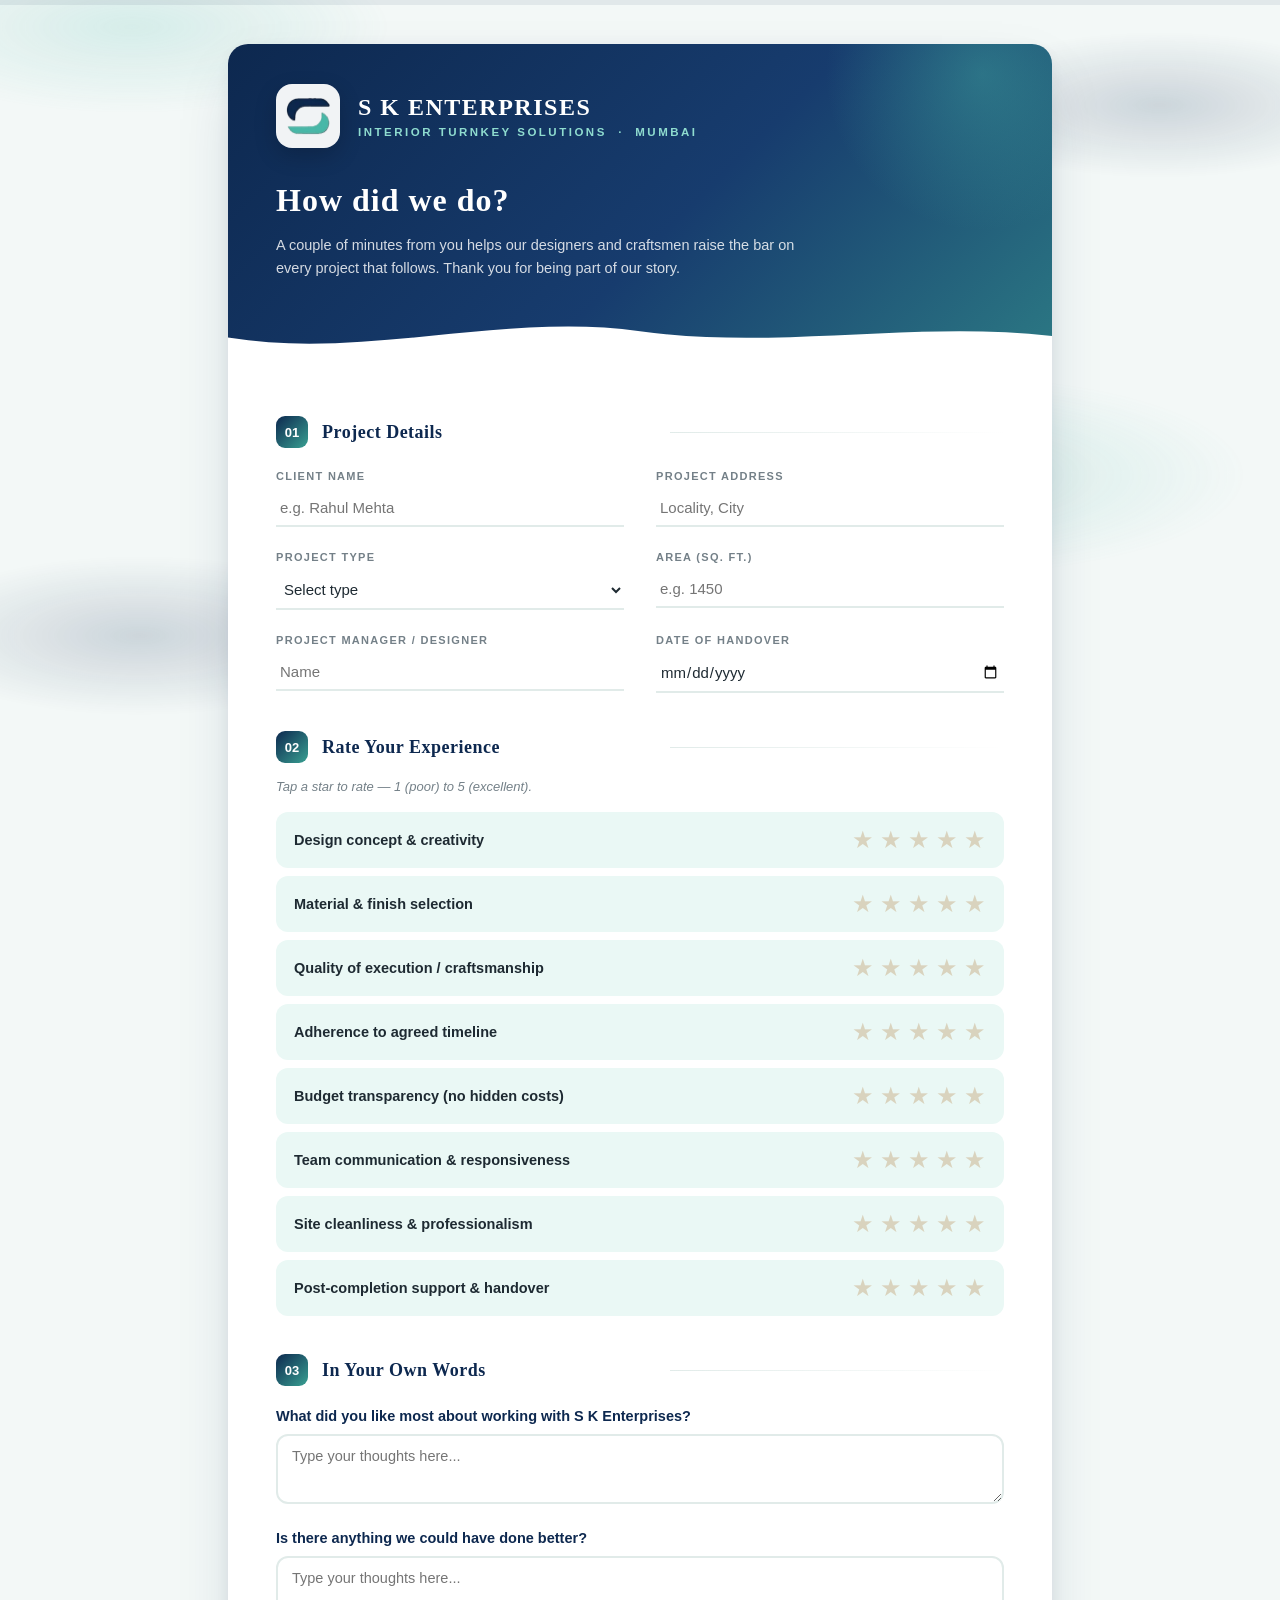
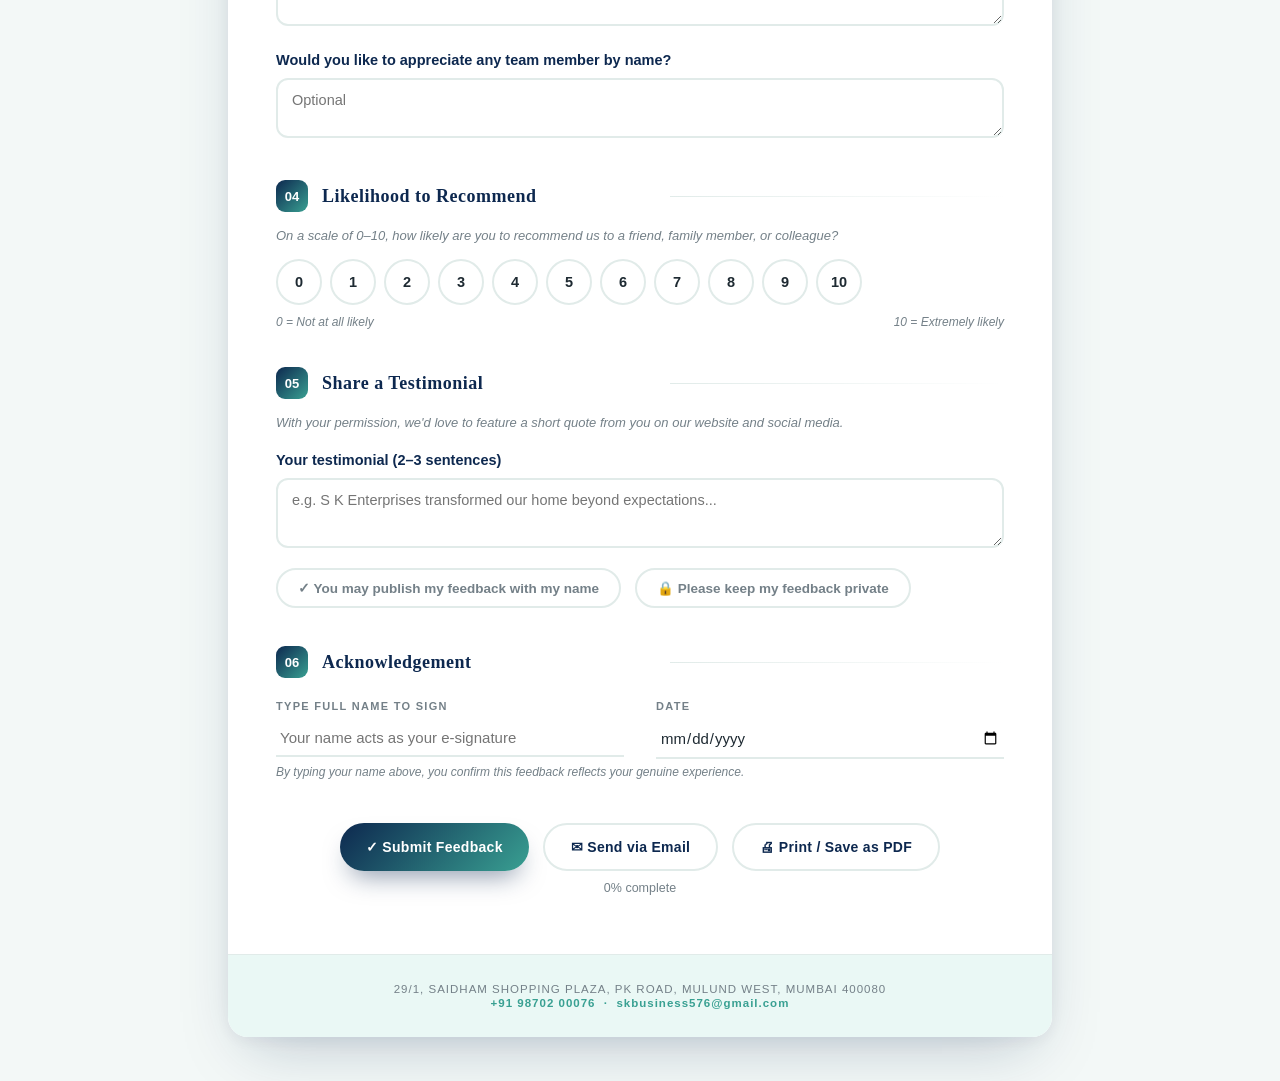
<file: SKEnterprises.html>
<!DOCTYPE html>
<html lang="en">
<head>
<meta charset="UTF-8">
<meta name="viewport" content="width=device-width, initial-scale=1.0">
<title>S K Enterprises — Client Feedback</title>
<style>
  :root{
    --navy:#0D284F;
    --navy-2:#173C6E;
    --teal:#48B8A9;
    --teal-2:#39A092;
    --teal-light:#8FDCCF;
    --teal-pale:#EAF8F5;
    --gold:#D4AF37;
    --gold-2:#B8912C;
    --gold-light:#F3DE8A;
    --bg:#F3F8F7;
    --ink:#1E2A32;
    --grey:#748088;
    --line:#E1EBE9;
    --card:#FFFFFF;
    --warn:#E4572E;
    --mid:#F2B705;
  }
  *{box-sizing:border-box;}
  html{scroll-behavior:smooth;}
  body{
    margin:0;
    background:var(--bg);
    font-family:'Segoe UI',Calibri,Arial,sans-serif;
    color:var(--ink);
    -webkit-font-smoothing:antialiased;
    overflow-x:hidden;
  }

  /* ---------- animated backdrop ---------- */
  #bgCanvas{
    position:fixed;
    inset:0;
    width:100%;
    height:100%;
    z-index:0;
    opacity:.55;
  }

  /* ---------- progress bar ---------- */
  .progress-wrap{
    position:fixed;
    top:0; left:0; right:0;
    height:5px;
    background:rgba(13,40,79,0.08);
    z-index:1000;
  }
  .progress-bar{
    height:100%;
    width:0%;
    background:linear-gradient(90deg,var(--navy),var(--teal));
    transition:width .35s ease;
  }

  .wrap{
    position:relative;
    z-index:1;
    max-width:860px;
    margin:44px auto;
    padding:0 18px;
  }

  .sheet{
    background:var(--card);
    border-radius:20px;
    box-shadow:0 25px 60px -20px rgba(13,40,79,0.25), 0 4px 18px rgba(13,40,79,0.06);
    overflow:hidden;
  }

  /* ---------- header ---------- */
  .header{
    position:relative;
    padding:40px 48px 64px 48px;
    background:linear-gradient(135deg,var(--navy) 0%, var(--navy-2) 55%, var(--teal-2) 130%);
    color:#fff;
    overflow:hidden;
  }
  .header::before{
    content:"";
    position:absolute;
    width:340px;height:340px;
    border-radius:50%;
    background:radial-gradient(circle, rgba(72,184,169,0.35), transparent 65%);
    top:-140px; right:-100px;
  }
  .header-row{
    display:flex;
    align-items:center;
    gap:18px;
    position:relative;
    z-index:2;
  }
  .logo-badge{
    width:64px;height:64px;
    border-radius:16px;
    background:rgba(255,255,255,0.94);
    display:flex;align-items:center;justify-content:center;
    box-shadow:0 8px 22px rgba(0,0,0,0.18);
    flex-shrink:0;
    padding:8px;
  }
  .logo-badge img{width:100%;height:100%;object-fit:contain;}
  .brandtext h1{
    margin:0;
    font-family:Georgia,'Times New Roman',serif;
    font-size:24px;
    letter-spacing:1.5px;
    font-weight:700;
  }
  .brandtext p{
    margin:5px 0 0 0;
    font-size:11.5px;
    letter-spacing:2.5px;
    color:var(--teal-light);
    text-transform:uppercase;
    font-weight:600;
  }
  .header h2{
    font-family:Georgia,'Times New Roman',serif;
    font-size:32px;
    letter-spacing:1px;
    margin:34px 0 8px 0;
    position:relative;
    z-index:2;
  }
  .header .sub{
    font-size:14.5px;
    color:rgba(255,255,255,0.82);
    max-width:520px;
    line-height:1.6;
    position:relative;
    z-index:2;
  }
  .wave{
    position:absolute;
    left:0; right:0; bottom:-2px;
    width:100%; height:48px;
    z-index:2;
  }

  /* ---------- content ---------- */
  .content{padding:20px 48px 46px 48px;}
  .section{
    margin-top:38px;
    opacity:0;
    transform:translateY(16px);
    transition:opacity .55s ease, transform .55s ease;
  }
  .section.in{opacity:1; transform:translateY(0);}

  .section-title{
    display:flex;
    align-items:center;
    gap:14px;
    margin-bottom:22px;
  }
  .section-title .num{
    width:32px;height:32px;
    flex-shrink:0;
    border-radius:9px;
    background:linear-gradient(135deg,var(--navy),var(--teal-2));
    color:#fff;
    display:flex;align-items:center;justify-content:center;
    font-size:13px;
    font-weight:700;
  }
  .section-title h3{
    font-family:Georgia,'Times New Roman',serif;
    font-size:18px;
    letter-spacing:.5px;
    color:var(--navy);
    margin:0;
    flex:1;
  }
  .section-title .rule{
    flex:1;
    height:1px;
    background:linear-gradient(90deg,var(--line),transparent);
  }

  .field-grid{
    display:grid;
    grid-template-columns:1fr 1fr;
    gap:24px 32px;
  }
  .field{position:relative;}
  .field label{
    display:block;
    font-size:11px;
    font-weight:700;
    letter-spacing:1.3px;
    color:var(--grey);
    text-transform:uppercase;
    margin-bottom:8px;
  }
  .field input, .field select{
    width:100%;
    border:none;
    border-bottom:2px solid var(--line);
    background:transparent;
    padding:9px 4px;
    font-size:15px;
    color:var(--ink);
    font-family:inherit;
    transition:border-color .25s ease, box-shadow .25s ease;
  }
  .field input:focus, .field select:focus{
    outline:none;
    border-color:var(--teal);
    box-shadow:0 6px 14px -10px var(--teal);
  }

  .hint{font-style:italic;color:var(--grey);font-size:13px;margin:-6px 0 18px 0;}

  /* ---------- rating rows with stars ---------- */
  .rating-row{
    display:flex;
    align-items:center;
    justify-content:space-between;
    padding:14px 18px;
    border-radius:12px;
    margin-bottom:8px;
    background:var(--teal-pale);
    transition:background .2s ease;
  }
  .rating-row:hover{background:#E1F4EF;}
  .rating-row .plabel{font-size:14.5px; font-weight:600; color:var(--ink); max-width:56%;}
  .stars{display:flex; gap:6px;}
  .star{
    font-size:24px;
    cursor:pointer;
    color:#D9D3BE;
    transition:transform .15s ease, color .15s ease;
    user-select:none;
  }
  .star:hover{transform:scale(1.18);}
  .star.filled{color:var(--gold); text-shadow:0 1px 3px rgba(212,175,55,0.35);}

  /* ---------- text areas ---------- */
  .qtext{
    font-weight:700;
    color:var(--navy);
    font-size:14.5px;
    margin:22px 0 10px 0;
  }
  textarea{
    width:100%;
    min-height:70px;
    border:2px solid var(--line);
    border-radius:12px;
    padding:12px 14px;
    font-family:inherit;
    font-size:14.5px;
    color:var(--ink);
    resize:vertical;
    transition:border-color .25s ease, box-shadow .25s ease;
  }
  textarea:focus{
    outline:none;
    border-color:var(--teal);
    box-shadow:0 0 0 4px rgba(72,184,169,0.15);
  }

  /* ---------- NPS ---------- */
  .nps-row{display:flex; gap:8px; flex-wrap:wrap; margin-top:16px;}
  .nps-btn{
    width:46px;height:46px;
    border-radius:50%;
    border:2px solid var(--line);
    background:#fff;
    font-weight:700;
    font-size:14.5px;
    color:var(--ink);
    cursor:pointer;
    transition:all .18s ease;
  }
  .nps-btn:hover{transform:translateY(-3px); box-shadow:0 8px 16px -8px rgba(0,0,0,0.25);}
  .nps-btn.sel{
    color:#fff;
    border-color:transparent;
    transform:translateY(-2px) scale(1.06);
    box-shadow:0 10px 20px -8px rgba(13,40,79,0.4);
  }
  .nps-caption{
    display:flex; justify-content:space-between;
    font-size:12px; font-style:italic; color:var(--grey);
    margin-top:10px;
  }

  /* ---------- consent pills ---------- */
  .pill-row{display:flex; gap:14px; margin-top:16px; flex-wrap:wrap;}
  .pill{
    padding:10px 20px;
    border-radius:30px;
    border:2px solid var(--line);
    font-size:13.5px;
    font-weight:600;
    cursor:pointer;
    color:var(--grey);
    transition:all .2s ease;
    background:#fff;
  }
  .pill.sel{
    background:linear-gradient(135deg,var(--navy),var(--teal-2));
    color:#fff;
    border-color:transparent;
  }

  /* ---------- signature ---------- */
  .sig-hint{font-size:12px;color:var(--grey);margin-top:6px;font-style:italic;}

  /* ---------- actions ---------- */
  .actions{
    margin-top:44px;
    display:flex;
    gap:14px;
    flex-wrap:wrap;
    justify-content:center;
  }
  .btn{
    border:none;
    padding:14px 26px;
    border-radius:30px;
    font-size:14px;
    font-weight:700;
    letter-spacing:.3px;
    cursor:pointer;
    display:inline-flex;
    align-items:center;
    gap:8px;
    transition:transform .18s ease, box-shadow .18s ease;
  }
  .btn:hover{transform:translateY(-3px);}
  .btn-primary{
    background:linear-gradient(135deg,var(--navy),var(--teal-2));
    color:#fff;
    box-shadow:0 14px 26px -10px rgba(13,40,79,0.5);
  }
  .btn-ghost{
    background:#fff;
    color:var(--navy);
    border:2px solid var(--line);
  }
  .btn-ghost:hover{border-color:var(--teal);}

  .progress-fill-note{
    text-align:center;
    font-size:12.5px;
    color:var(--grey);
    margin-top:10px;
  }

  .footer{
    text-align:center;
    padding:26px 20px;
    background:var(--teal-pale);
    border-top:1px solid var(--line);
  }
  .footer p{margin:2px 0; font-size:11.5px; letter-spacing:1px; color:var(--grey);}
  .footer p.contact{color:var(--teal-2); font-weight:700;}

  /* ---------- success overlay ---------- */
  .overlay{
    position:fixed; inset:0;
    background:rgba(13,40,79,0.55);
    backdrop-filter:blur(4px);
    display:flex; align-items:center; justify-content:center;
    z-index:2000;
    opacity:0; pointer-events:none;
    transition:opacity .3s ease;
  }
  .overlay.show{opacity:1; pointer-events:auto;}
  .overlay-card{
    background:#fff;
    border-radius:22px;
    padding:40px 44px;
    text-align:center;
    max-width:380px;
    transform:scale(.85);
    transition:transform .35s cubic-bezier(.34,1.56,.64,1);
    box-shadow:0 30px 70px rgba(0,0,0,0.35);
  }
  .overlay.show .overlay-card{transform:scale(1);}
  .checkmark{width:76px;height:76px;margin:0 auto 16px auto;}
  .checkmark circle{
    fill:none; stroke:var(--teal); stroke-width:4;
    stroke-dasharray:220; stroke-dashoffset:220;
    animation:circleDraw .6s ease forwards;
  }
  .checkmark path{
    fill:none; stroke:var(--teal); stroke-width:5;
    stroke-linecap:round; stroke-linejoin:round;
    stroke-dasharray:50; stroke-dashoffset:50;
    animation:tickDraw .35s .55s ease forwards;
  }
  @keyframes circleDraw{to{stroke-dashoffset:0;}}
  @keyframes tickDraw{to{stroke-dashoffset:0;}}
  .overlay-card h3{margin:0 0 8px 0; color:var(--navy); font-family:Georgia,serif; font-size:21px;}
  .overlay-card p{color:var(--grey); font-size:14px; line-height:1.6; margin:0 0 22px 0;}

  #confetti-canvas{position:fixed; inset:0; z-index:1999; pointer-events:none;}

  @media print{
    *{
      -webkit-print-color-adjust:exact !important;
      print-color-adjust:exact !important;
      color-adjust:exact !important;
    }
    @page{ margin:12mm; }
    #bgCanvas,#confetti-canvas,.progress-wrap,.actions,.progress-fill-note,.overlay{display:none !important;}
    html,body{background:#fff !important;}
    .wrap{margin:0 !important; max-width:100% !important; padding:0 !important;}
    .sheet{
      box-shadow:none !important;
      border-radius:0 !important;
    }
    .header{
      background:linear-gradient(135deg,var(--navy) 0%, var(--navy-2) 55%, var(--teal-2) 130%) !important;
      -webkit-print-color-adjust:exact;
    }
    .header::before{display:none;}
    .section{opacity:1 !important; transform:none !important;}
    .section{page-break-inside:avoid; break-inside:avoid;}
    .rating-row{page-break-inside:avoid; break-inside:avoid;}
    textarea{
      border:1.5px solid var(--line) !important;
      min-height:56px;
    }
    .nps-btn.sel{ box-shadow:none !important; }
    .star{ -webkit-text-stroke:0.3px #b98f00; }
    a[href]:after{content:"";}
  }
  @media (max-width:600px){
    .header{padding:26px 22px 50px 22px;}
    .content{padding:14px 22px 34px 22px;}
    .field-grid{grid-template-columns:1fr;}
    .rating-row{flex-direction:column; align-items:flex-start; gap:10px;}
    .header h2{font-size:23px; margin-top:26px;}
    .logo-badge{width:52px;height:52px;border-radius:13px;}
    .brandtext h1{font-size:18px; letter-spacing:.8px;}
    .brandtext p{font-size:9.5px; letter-spacing:1.6px;}
    .header-row{gap:12px;}
    .nps-btn{width:40px;height:40px;font-size:13px;}
  }
</style>
</head>
<body>

<canvas id="bgCanvas"></canvas>
<canvas id="confetti-canvas"></canvas>

<div class="progress-wrap"><div class="progress-bar" id="progressBar"></div></div>

<div class="wrap">
  <div class="sheet">

    <div class="header">
      <div class="header-row">
        <div class="logo-badge"><img src="[data-uri]" alt="S K Enterprises logo"></div>
        <div class="brandtext">
          <h1>S K ENTERPRISES</h1>
          <p>Interior Turnkey Solutions &nbsp;·&nbsp; Mumbai</p>
        </div>
      </div>
      <h2>How did we do?</h2>
      <p class="sub">A couple of minutes from you helps our designers and craftsmen raise the bar on every project that follows. Thank you for being part of our story.</p>
      <svg class="wave" viewBox="0 0 900 60" preserveAspectRatio="none">
        <path d="M0,32 C150,60 300,0 450,24 C600,48 750,10 900,30 L900,60 L0,60 Z" fill="#ffffff"></path>
      </svg>
    </div>

    <div class="content">

      <!-- 01 -->
      <div class="section" data-section>
        <div class="section-title"><div class="num">01</div><h3>Project Details</h3><div class="rule"></div></div>
        <div class="field-grid">
          <div class="field"><label>Client Name</label><input type="text" class="req" placeholder="e.g. Rahul Mehta"></div>
          <div class="field"><label>Project Address</label><input type="text" placeholder="Locality, City"></div>
          <div class="field"><label>Project Type</label>
            <select>
              <option value="">Select type</option>
              <option>Residential</option>
              <option>Commercial</option>
              <option>Hospitality</option>
            </select>
          </div>
          <div class="field"><label>Area (sq. ft.)</label><input type="number" placeholder="e.g. 1450"></div>
          <div class="field"><label>Project Manager / Designer</label><input type="text" placeholder="Name"></div>
          <div class="field"><label>Date of Handover</label><input type="date"></div>
        </div>
      </div>

      <!-- 02 -->
      <div class="section" data-section>
        <div class="section-title"><div class="num">02</div><h3>Rate Your Experience</h3><div class="rule"></div></div>
        <p class="hint">Tap a star to rate — 1 (poor) to 5 (excellent).</p>
        <div class="rating-list">
          <div class="rating-row" data-param="Design concept & creativity"><span class="plabel">Design concept & creativity</span><span class="stars" data-rating="0">★★★★★</span></div>
          <div class="rating-row" data-param="Material & finish selection"><span class="plabel">Material & finish selection</span><span class="stars" data-rating="0">★★★★★</span></div>
          <div class="rating-row" data-param="Quality of execution / craftsmanship"><span class="plabel">Quality of execution / craftsmanship</span><span class="stars" data-rating="0">★★★★★</span></div>
          <div class="rating-row" data-param="Adherence to agreed timeline"><span class="plabel">Adherence to agreed timeline</span><span class="stars" data-rating="0">★★★★★</span></div>
          <div class="rating-row" data-param="Budget transparency"><span class="plabel">Budget transparency (no hidden costs)</span><span class="stars" data-rating="0">★★★★★</span></div>
          <div class="rating-row" data-param="Team communication & responsiveness"><span class="plabel">Team communication & responsiveness</span><span class="stars" data-rating="0">★★★★★</span></div>
          <div class="rating-row" data-param="Site cleanliness & professionalism"><span class="plabel">Site cleanliness & professionalism</span><span class="stars" data-rating="0">★★★★★</span></div>
          <div class="rating-row" data-param="Post-completion support & handover"><span class="plabel">Post-completion support & handover</span><span class="stars" data-rating="0">★★★★★</span></div>
        </div>
      </div>

      <!-- 03 -->
      <div class="section" data-section>
        <div class="section-title"><div class="num">03</div><h3>In Your Own Words</h3><div class="rule"></div></div>
        <p class="qtext">What did you like most about working with S K Enterprises?</p>
        <textarea placeholder="Type your thoughts here..."></textarea>
        <p class="qtext">Is there anything we could have done better?</p>
        <textarea placeholder="Type your thoughts here..."></textarea>
        <p class="qtext">Would you like to appreciate any team member by name?</p>
        <textarea style="min-height:46px" placeholder="Optional"></textarea>
      </div>

      <!-- 04 -->
      <div class="section" data-section>
        <div class="section-title"><div class="num">04</div><h3>Likelihood to Recommend</h3><div class="rule"></div></div>
        <p class="hint" style="margin-bottom:0;">On a scale of 0–10, how likely are you to recommend us to a friend, family member, or colleague?</p>
        <div class="nps-row" id="npsRow"></div>
        <div class="nps-caption"><span>0 = Not at all likely</span><span>10 = Extremely likely</span></div>
      </div>

      <!-- 05 -->
      <div class="section" data-section>
        <div class="section-title"><div class="num">05</div><h3>Share a Testimonial</h3><div class="rule"></div></div>
        <p class="hint" style="margin-bottom:0;">With your permission, we'd love to feature a short quote from you on our website and social media.</p>
        <p class="qtext">Your testimonial (2–3 sentences)</p>
        <textarea placeholder="e.g. S K Enterprises transformed our home beyond expectations..."></textarea>
        <div class="pill-row" id="consentRow">
          <div class="pill" data-val="public">✓ You may publish my feedback with my name</div>
          <div class="pill" data-val="private">🔒 Please keep my feedback private</div>
        </div>
      </div>

      <!-- 06 -->
      <div class="section" data-section>
        <div class="section-title"><div class="num">06</div><h3>Acknowledgement</h3><div class="rule"></div></div>
        <div class="field-grid">
          <div class="field"><label>Type Full Name to Sign</label><input type="text" id="sigName" placeholder="Your name acts as your e-signature"></div>
          <div class="field"><label>Date</label><input type="date" id="sigDate"></div>
        </div>
        <p class="sig-hint">By typing your name above, you confirm this feedback reflects your genuine experience.</p>
      </div>

      <div class="actions">
        <button class="btn btn-primary" id="submitBtn">✓ Submit Feedback</button>
        <button class="btn btn-ghost" id="emailBtn">✉ Send via Email</button>
        <button class="btn btn-ghost" id="printBtn">🖨 Print / Save as PDF</button>
      </div>
      <p class="progress-fill-note" id="progressNote">0% complete</p>

    </div>

    <div class="footer">
      <p>29/1, SAIDHAM SHOPPING PLAZA, PK ROAD, MULUND WEST, MUMBAI 400080</p>
      <p class="contact">+91 98702 00076 &nbsp;·&nbsp; skbusiness576@gmail.com</p>
    </div>

  </div>
</div>

<div class="overlay" id="overlay">
  <div class="overlay-card">
    <svg class="checkmark" viewBox="0 0 80 80">
      <circle cx="40" cy="40" r="34"></circle>
      <path d="M24,42 L35,53 L57,29"></path>
    </svg>
    <h3>Thank You!</h3>
    <p>Your feedback means a lot to us. Use "Send via Email" to deliver it straight to our team, or print/save a copy for your records.</p>
    <button class="btn btn-primary" onclick="document.getElementById('overlay').classList.remove('show')">Close</button>
  </div>
</div>

<script>
/* ---------------- animated background blobs ---------------- */
(function(){
  const canvas = document.getElementById('bgCanvas');
  const ctx = canvas.getContext('2d');
  let W,H;
  function resize(){ W=canvas.width=window.innerWidth; H=canvas.height=document.documentElement.scrollHeight; }
  resize();
  window.addEventListener('resize', resize);

  const blobs = [
    {x:.1,y:.05,r:260,c:'72,184,169',dx:.15,dy:.09,t:0},
    {x:.85,y:.12,r:220,c:'13,40,79',dx:-.12,dy:.13,t:1.5},
    {x:.75,y:.55,r:300,c:'72,184,169',dx:.1,dy:-.1,t:3},
    {x:.15,y:.7,r:240,c:'13,40,79',dx:-.09,dy:.11,t:4.5},
    {x:.5,y:.9,r:260,c:'72,184,169',dx:.08,dy:-.08,t:6},
  ];

  function draw(){
    ctx.clearRect(0,0,W,H);
    const now = Date.now()/4000;
    blobs.forEach(b=>{
      const x = b.x*W + Math.sin(now+b.t)*60*b.dx*10;
      const y = b.y*H + Math.cos(now+b.t)*60*b.dy*10;
      const g = ctx.createRadialGradient(x,y,0,x,y,b.r);
      g.addColorStop(0, `rgba(${b.c},0.30)`);
      g.addColorStop(1, `rgba(${b.c},0)`);
      ctx.fillStyle = g;
      ctx.beginPath();
      ctx.arc(x,y,b.r,0,Math.PI*2);
      ctx.fill();
    });
    requestAnimationFrame(draw);
  }
  draw();
  window.addEventListener('load', resize);
  setTimeout(resize, 400);
})();

/* ---------------- scroll reveal ---------------- */
const obs = new IntersectionObserver((entries)=>{
  entries.forEach(e=>{ if(e.isIntersecting){ e.target.classList.add('in'); } });
},{threshold:.05, rootMargin:'0px 0px -5% 0px'});
document.querySelectorAll('[data-section]').forEach(s=>obs.observe(s));

/* ---------------- progress bar (scroll) ---------------- */
window.addEventListener('scroll', ()=>{
  const h = document.documentElement;
  const pct = (h.scrollTop)/(h.scrollHeight-h.clientHeight)*100;
  document.getElementById('progressBar').style.width = pct+'%';
});

/* ---------------- star ratings ---------------- */
document.querySelectorAll('.stars').forEach(starEl=>{
  const full = '★★★★★';
  starEl.innerHTML = '';
  for(let i=1;i<=5;i++){
    const s = document.createElement('span');
    s.className='star';
    s.textContent='★';
    s.dataset.val=i;
    starEl.appendChild(s);
  }
  starEl.addEventListener('click', (e)=>{
    if(!e.target.classList.contains('star')) return;
    const val = +e.target.dataset.val;
    starEl.dataset.rating = val;
    [...starEl.children].forEach((st,idx)=>{
      st.classList.toggle('filled', idx < val);
    });
    updateProgress();
  });
  starEl.addEventListener('mouseover', (e)=>{
    if(!e.target.classList.contains('star')) return;
    const val = +e.target.dataset.val;
    [...starEl.children].forEach((st,idx)=>{
      st.style.color = idx < val ? '#F3DE8A' : '';
    });
  });
  starEl.addEventListener('mouseleave', ()=>{
    [...starEl.children].forEach((st)=> st.style.color='');
  });
});

/* ---------------- NPS buttons ---------------- */
const npsRow = document.getElementById('npsRow');
let npsVal = null;
for(let i=0;i<=10;i++){
  const b=document.createElement('button');
  b.type='button';
  b.className='nps-btn';
  b.textContent=i;
  b.addEventListener('click', ()=>{
    npsVal=i;
    document.querySelectorAll('.nps-btn').forEach(x=>{x.classList.remove('sel'); x.style.background='#fff';});
    const hue = i<=6? '#E4572E' : i<=8? '#F2B705' : '#48B8A9';
    b.classList.add('sel');
    b.style.background = hue;
    updateProgress();
  });
  npsRow.appendChild(b);
}

/* ---------------- consent pills ---------------- */
let consentVal=null;
document.querySelectorAll('#consentRow .pill').forEach(p=>{
  p.addEventListener('click', ()=>{
    document.querySelectorAll('#consentRow .pill').forEach(x=>x.classList.remove('sel'));
    p.classList.add('sel');
    consentVal = p.dataset.val;
    updateProgress();
  });
});

/* ---------------- progress tracking ---------------- */
function updateProgress(){
  let total=0, filled=0;
  document.querySelectorAll('.field input, .field select').forEach(el=>{
    total++; if(el.value && el.value.trim()!=='') filled++;
  });
  document.querySelectorAll('textarea').forEach(el=>{
    total++; if(el.value && el.value.trim()!=='') filled++;
  });
  document.querySelectorAll('.stars').forEach(el=>{
    total++; if(+el.dataset.rating>0) filled++;
  });
  total++; if(npsVal!==null) filled++;
  total++; if(consentVal!==null) filled++;
  const pct = Math.round((filled/total)*100);
  document.getElementById('progressNote').textContent = pct+'% complete';
}
document.querySelectorAll('input,select,textarea').forEach(el=>el.addEventListener('input', updateProgress));
updateProgress();

/* ---------------- confetti ---------------- */
function fireConfetti(){
  const canvas = document.getElementById('confetti-canvas');
  const ctx = canvas.getContext('2d');
  canvas.width = window.innerWidth; canvas.height = window.innerHeight;
  const colors = ['#48B8A9','#0D284F','#8FDCCF','#F2B705'];
  let pieces = Array.from({length:140}).map(()=>({
    x: canvas.width/2, y: canvas.height/2,
    vx: (Math.random()-.5)*14, vy: (Math.random()-1.4)*14,
    size: Math.random()*7+4, color: colors[Math.floor(Math.random()*colors.length)],
    rot: Math.random()*360, vr:(Math.random()-.5)*12, life:0
  }));
  function anim(){
    ctx.clearRect(0,0,canvas.width,canvas.height);
    pieces.forEach(p=>{
      p.vy += .28; p.x+=p.vx; p.y+=p.vy; p.rot+=p.vr; p.life++;
      ctx.save();
      ctx.translate(p.x,p.y); ctx.rotate(p.rot*Math.PI/180);
      ctx.fillStyle=p.color;
      ctx.fillRect(-p.size/2,-p.size/2,p.size,p.size*.6);
      ctx.restore();
    });
    pieces = pieces.filter(p=>p.life<130 && p.y<canvas.height+50);
    if(pieces.length) requestAnimationFrame(anim);
    else ctx.clearRect(0,0,canvas.width,canvas.height);
  }
  anim();
}

/* ---------------- collect summary text ---------------- */
function collectSummary(){
  let lines = [];
  lines.push('CLIENT FEEDBACK — S K ENTERPRISES');
  lines.push('=================================');
  const fields = document.querySelectorAll('.field');
  fields.forEach(f=>{
    const label = f.querySelector('label').textContent;
    const input = f.querySelector('input,select');
    lines.push(label+': '+(input.value||'-'));
  });
  lines.push('');
  lines.push('RATINGS (out of 5):');
  document.querySelectorAll('.rating-row').forEach(r=>{
    lines.push('- '+r.dataset.param+': '+(r.querySelector('.stars').dataset.rating||'0'));
  });
  lines.push('');
  const tAreas = document.querySelectorAll('textarea');
  const qs = ['What did you like most','What could be better','Team member appreciation','Testimonial'];
  tAreas.forEach((t,i)=>{ lines.push((qs[i]||'Notes')+': '+(t.value||'-')); });
  lines.push('');
  lines.push('Likelihood to recommend (0-10): '+(npsVal!==null?npsVal:'-'));
  lines.push('Testimonial consent: '+(consentVal||'-'));
  lines.push('Signed by: '+(document.getElementById('sigName').value||'-')+' on '+(document.getElementById('sigDate').value||'-'));
  return lines.join('\n');
}

document.getElementById('submitBtn').addEventListener('click', ()=>{
  const nameField = document.querySelector('.field input.req');
  if(!nameField.value.trim()){
    nameField.style.borderColor = '#E4572E';
    nameField.focus();
    nameField.placeholder = 'Please enter your name to continue';
    return;
  }
  document.getElementById('overlay').classList.add('show');
  fireConfetti();
});

document.getElementById('emailBtn').addEventListener('click', ()=>{
  const summary = collectSummary();
  const name = document.querySelector('.field input.req').value || 'Client';
  const subject = encodeURIComponent('Client Feedback — '+name+' — S K Enterprises');
  const body = encodeURIComponent(summary);
  window.location.href = `mailto:skbusiness576@gmail.com?subject=${subject}&body=${body}`;
});

document.getElementById('printBtn').addEventListener('click', ()=> window.print());
</script>

</body>
</html>
</file>
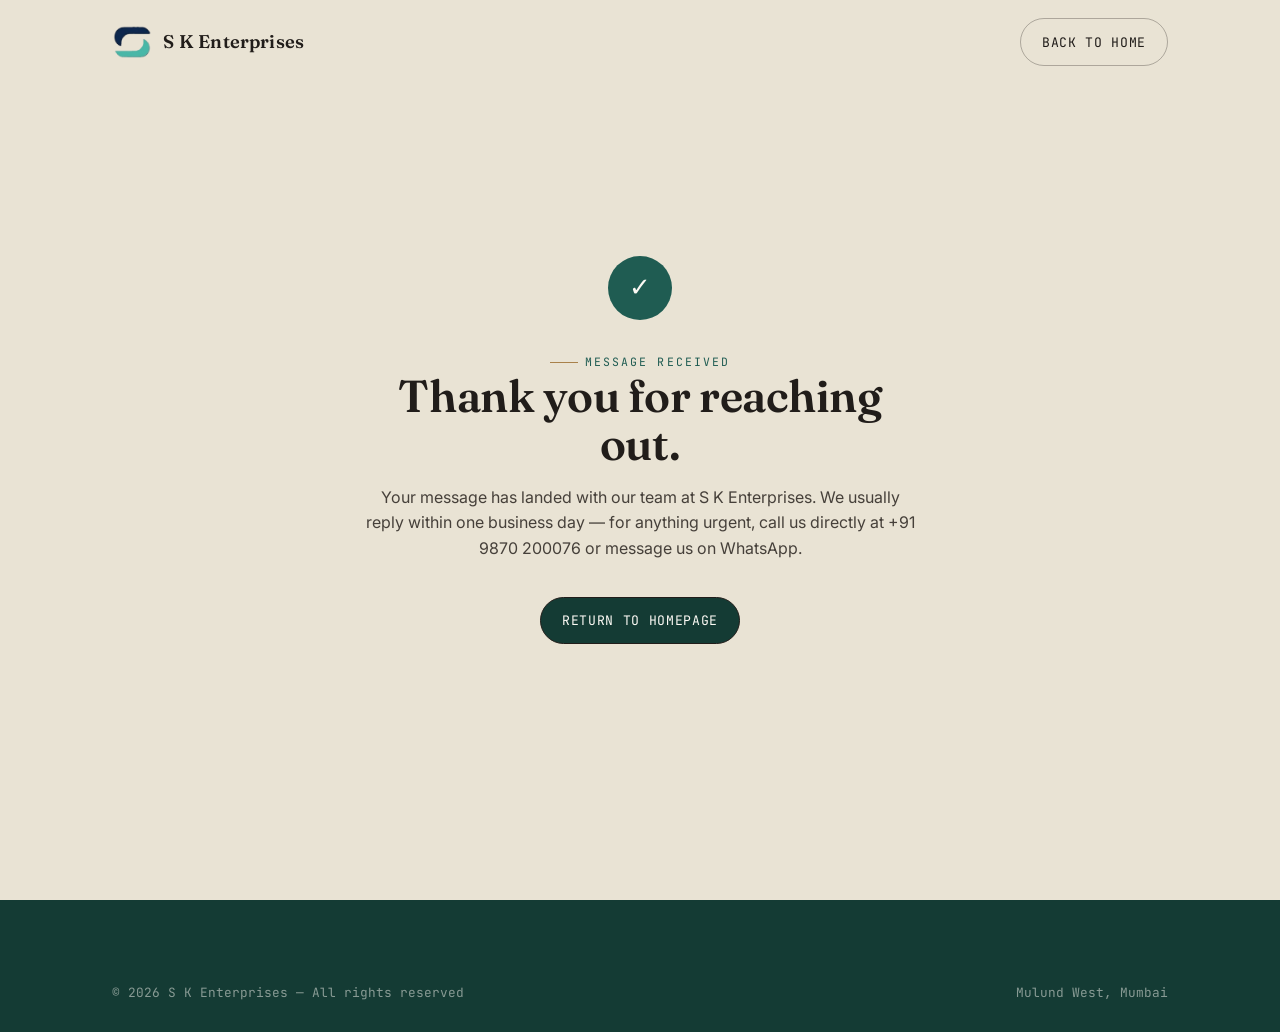
<file: thank-you.html>
<!DOCTYPE html>
<html lang="en">
<head>
  <meta charset="UTF-8">
  <meta name="viewport" content="width=device-width, initial-scale=1.0">
  <title>Thank You — S K Enterprises</title>
  <meta name="robots" content="noindex">

  <link rel="icon" type="image/png" href="assets/images/logo-96x81.png">

  <link rel="preconnect" href="https://fonts.googleapis.com">
  <link rel="preconnect" href="https://fonts.gstatic.com" crossorigin>
  <link href="https://fonts.googleapis.com/css2?family=Fraunces:ital,wght@0,400;0,500;0,600;1,500;1,600&family=Inter:wght@400;500;600&family=JetBrains+Mono:wght@400;500&display=swap" rel="stylesheet">

  <link rel="stylesheet" href="assets/css/main.css">
  <style>
    .thanks {
      min-height: 100vh;
      display: flex;
      align-items: center;
      justify-content: center;
      padding: 6rem var(--gutter);
    }
    .thanks-card {
      max-width: 560px;
      text-align: center;
    }
    .thanks-mark {
      width: 64px;
      height: 64px;
      border-radius: 50%;
      background: var(--teal);
      color: var(--paper);
      display: flex;
      align-items: center;
      justify-content: center;
      font-family: var(--font-mono);
      font-size: 1.6rem;
      margin: 0 auto 1.6rem;
    }
    .thanks h1 {
      font-size: clamp(2rem, 4vw, 2.8rem);
      margin-bottom: 1rem;
    }
    .thanks p {
      color: var(--ink-soft);
      margin-bottom: 2.2rem;
    }
  </style>
</head>
<body>
  <header class="site-header is-scrolled">
    <div class="container nav-inner">
      <a href="index.html" class="brand">
        <img src="assets/images/logo-96x81.png" alt="S K Enterprises logo">
        <span class="brand-name">S K Enterprises</span>
      </a>
      <div class="nav-cta">
        <a href="index.html" class="btn btn-ghost">Back to home</a>
      </div>
    </div>
  </header>

  <main class="thanks">
    <div class="thanks-card">
      <span class="thanks-mark">&#10003;</span>
      <span class="eyebrow" style="justify-content:center;">Message received</span>
      <h1>Thank you for reaching out.</h1>
      <p>Your message has landed with our team at S K Enterprises. We usually reply within one business day — for anything urgent, call us directly at +91 9870 200076 or message us on WhatsApp.</p>
      <a href="index.html" class="btn btn-primary">Return to homepage</a>
    </div>
  </main>

  <footer class="site-footer">
    <div class="container footer-bottom">
      <span>&copy; <span data-year>2026</span> S K Enterprises &mdash; All rights reserved</span>
      <span>Mulund West, Mumbai</span>
    </div>
  </footer>

  <script src="assets/js/main.js"></script>
</body>
</html>
</file>
<file: assets/css/main.css>
/* ==========================================================================
   S K Enterprises — Interior Turnkey Solutions
   Design system: warm espresso ink, plaster stone, brass + deep teal accents.
   Display: Fraunces (sparingly) · Body: Inter · Technical: JetBrains Mono
   Signature device: dimension-line / corner-bracket frames (drafting motif)
   ========================================================================== */

:root {
  --ink: #211d1a;
  --ink-soft: #46403a;
  --ink-faint: #7770666b;
  --stone: #e9e3d4;
  --stone-deep: #ddd4bd;
  --paper: #fbf9f4;
  --paper-dim: #f3efe4;
  --brass: #a9814a;
  --brass-light: #c9a877;
  --brass-text: #7a5a2e;
  --whatsapp: #2fa84f;
  --teal: #1f5c52;
  --teal-deep: #143b34;
  --line: rgba(33, 29, 26, 0.15);
  --line-strong: rgba(33, 29, 26, 0.3);
  --shadow: 0 30px 60px -20px rgba(33, 29, 26, 0.25);

  --font-display: "Fraunces", "Iowan Old Style", serif;
  --font-body: "Inter", -apple-system, BlinkMacSystemFont, sans-serif;
  --font-mono: "JetBrains Mono", ui-monospace, monospace;

  --container: 1600px;
  --gutter: clamp(1.25rem, 4vw, 3rem);
}

*,
*::before,
*::after {
  box-sizing: border-box;
}

html {
  scroll-behavior: smooth;
}

@media (prefers-reduced-motion: reduce) {
  html {
    scroll-behavior: auto;
  }
  *,
  *::before,
  *::after {
    animation-duration: 0.01ms !important;
    animation-iteration-count: 1 !important;
    transition-duration: 0.01ms !important;
    scroll-behavior: auto !important;
  }
}

body {
  margin: 0;
  background: var(--stone);
  color: var(--ink);
  font-family: var(--font-body);
  font-size: 16px;
  line-height: 1.6;
  -webkit-font-smoothing: antialiased;
}

img {
  max-width: 100%;
  display: block;
}

a {
  color: inherit;
  text-decoration: none;
}

ul {
  margin: 0;
  padding: 0;
  list-style: none;
}

h1,
h2,
h3,
h4 {
  margin: 0;
  font-family: var(--font-display);
  font-weight: 600;
  line-height: 1.08;
  letter-spacing: -0.01em;
}

p {
  margin: 0;
}

button {
  font-family: inherit;
  cursor: pointer;
}

:focus-visible {
  outline: 2px solid var(--teal);
  outline-offset: 3px;
}

.container {
  max-width: var(--container);
  margin: 0 auto;
  padding: 0 var(--gutter);
}

/* Desktop/tablet: use ~90% of the viewport instead of a fixed-width
   column, so the page doesn't leave large empty margins on wide screens.
   Mobile (below 641px) keeps the padding-based layout untouched. */
@media (min-width: 641px) {
  .container {
    width: 90%;
    max-width: var(--container);
    padding: 0;
  }
}

@media (min-width: 861px) {
  .container {
    width: 90%;
    max-width: 1600px;
    padding: 0 var(--gutter);
  }
}

/* ---------- eyebrow / mono labels ---------- */

.eyebrow {
  font-family: var(--font-mono);
  font-size: 0.72rem;
  letter-spacing: 0.18em;
  text-transform: uppercase;
  color: var(--teal);
  display: inline-flex;
  align-items: center;
  gap: 0.6em;
}

.eyebrow::before {
  content: "";
  width: 28px;
  height: 1px;
  background: var(--brass);
}

.mono {
  font-family: var(--font-mono);
}

/* ---------- dimension-line / corner-bracket frame (signature device) ---------- */

.spec-frame {
  position: relative;
  padding: 12px;
}

.spec-frame::before,
.spec-frame::after,
.spec-frame .bracket-tl,
.spec-frame .bracket-br {
  content: "";
  position: absolute;
  width: 26px;
  height: 26px;
  border: 1.5px solid var(--brass);
}

.spec-frame::before {
  top: 0;
  left: 0;
  border-right: none;
  border-bottom: none;
}

.spec-frame::after {
  bottom: 0;
  right: 0;
  border-left: none;
  border-top: none;
}

.spec-tag {
  position: absolute;
  bottom: 14px;
  left: 14px;
  background: var(--paper);
  color: var(--ink);
  font-family: var(--font-mono);
  font-size: 0.72rem;
  letter-spacing: 0.06em;
  padding: 0.45em 0.8em;
  border: 1px solid var(--line-strong);
}

.spec-frame__media {
  overflow: hidden;
}

.spec-frame__media img {
  width: 100%;
  height: 100%;
  object-fit: cover;
}

/* ---------- buttons ---------- */

.btn {
  display: inline-flex;
  align-items: center;
  gap: 0.6em;
  font-family: var(--font-mono);
  font-size: 0.82rem;
  letter-spacing: 0.05em;
  text-transform: uppercase;
  padding: 0.95em 1.6em;
  border: 1px solid var(--ink);
  border-radius: 999px;
  transition: background 0.25s ease, color 0.25s ease, border-color 0.25s ease, transform 0.2s ease;
  white-space: nowrap;
}

.btn-primary {
  background: var(--teal-deep);
  color: var(--paper);
}

.btn-primary:hover {
  background: var(--teal);
  border-color: var(--teal);
  transform: translateY(-2px);
}

.btn-ghost {
  background: transparent;
  color: var(--ink);
  border-color: var(--line-strong);
}

.btn-ghost:hover {
  border-color: var(--ink);
  background: var(--paper);
}

.btn-on-dark {
  border-color: rgba(251, 249, 244, 0.35);
  color: var(--paper);
}

.btn-on-dark:hover {
  background: var(--paper);
  color: var(--ink);
  border-color: var(--paper);
}

/* ==========================================================================
   Header / Nav
   ========================================================================== */

.site-header {
  position: fixed;
  top: 0;
  left: 0;
  right: 0;
  z-index: 100;
  background: rgba(233, 227, 212, 0.88);
  backdrop-filter: blur(10px);
  border-bottom: 1px solid transparent;
  transition: border-color 0.3s ease, background 0.3s ease;
}

.site-header.is-scrolled {
  border-bottom-color: var(--line);
  background: rgba(233, 227, 212, 0.97);
}

.nav-inner {
  display: flex;
  align-items: center;
  justify-content: space-between;
  height: 84px;
}

.brand {
  display: flex;
  align-items: center;
  gap: 0.7rem;
}

.brand img {
  height: 34px;
  width: auto;
}

.brand-name {
  font-family: var(--font-display);
  font-weight: 600;
  font-size: 1.15rem;
  letter-spacing: 0.01em;
}

.nav-links {
  display: flex;
  align-items: center;
  gap: 2.1rem;
}

.nav-links a {
  font-size: 0.92rem;
  color: var(--ink-soft);
  position: relative;
  padding: 0.3rem 0;
}

.nav-links a::after {
  content: "";
  position: absolute;
  left: 0;
  bottom: -2px;
  width: 0;
  height: 1.5px;
  background: var(--brass);
  transition: width 0.25s ease;
}

.nav-links a:hover {
  color: var(--ink);
}

.nav-links a:hover::after {
  width: 100%;
}

.nav-cta {
  display: flex;
  align-items: center;
  gap: 1.1rem;
}

.nav-toggle {
  display: none;
  flex-direction: column;
  gap: 5px;
  background: none;
  border: none;
  padding: 6px;
}

.nav-toggle span {
  width: 22px;
  height: 2px;
  background: var(--ink);
  transition: transform 0.25s ease, opacity 0.25s ease;
}

/* ==========================================================================
   Hero
   ========================================================================== */

.hero {
  padding: 168px 0 96px;
  position: relative;
  overflow: hidden;
}

.hero::before {
  content: "";
  position: absolute;
  inset: 0;
  background-image:
    linear-gradient(var(--line) 1px, transparent 1px),
    linear-gradient(90deg, var(--line) 1px, transparent 1px);
  background-size: 64px 64px;
  opacity: 0.5;
  mask-image: linear-gradient(to bottom, black, transparent 85%);
  pointer-events: none;
}

.hero-grid {
  position: relative;
  display: grid;
  grid-template-columns: 0.92fr 1.08fr;
  gap: clamp(1.5rem, 3.5vw, 3rem);
  align-items: center;
}

.hero-copy h1 {
  font-size: clamp(2.6rem, 4.6vw, 4.4rem);
  margin: 1.1rem 0 1.5rem;
}

.hero-copy h1 em {
  font-style: italic;
  color: var(--teal);
}

.hero-copy p {
  font-size: 1.08rem;
  color: var(--ink-soft);
  max-width: 46ch;
  margin-bottom: 2.2rem;
}

.hero-actions {
  display: flex;
  gap: 1rem;
  flex-wrap: wrap;
  margin-bottom: 3rem;
}

.hero-stats {
  display: grid;
  grid-template-columns: repeat(3, auto);
  gap: 2.2rem;
  border-top: 1px solid var(--line-strong);
  padding-top: 1.6rem;
  width: fit-content;
}

.stat-num {
  font-family: var(--font-mono);
  font-size: 1.7rem;
  color: var(--ink);
}

.stat-label {
  font-size: 0.76rem;
  color: var(--ink-faint);
  text-transform: uppercase;
  letter-spacing: 0.06em;
  margin-top: 0.3rem;
}

.hero-media {
  position: relative;
}

.hero-media .spec-frame {
  aspect-ratio: 3 / 4;
}

.hero-media .spec-frame__media {
  height: 100%;
}

/* ==========================================================================
   Marquee strip
   ========================================================================== */

.strip {
  border-top: 1px solid var(--line-strong);
  border-bottom: 1px solid var(--line-strong);
  background: var(--teal-deep);
  color: var(--paper);
  overflow: hidden;
  white-space: nowrap;
}

.strip-track {
  display: inline-flex;
  animation: marquee 32s linear infinite;
}

.strip-track span {
  font-family: var(--font-mono);
  font-size: 0.85rem;
  letter-spacing: 0.08em;
  text-transform: uppercase;
  padding: 1.1rem 2.2rem;
  display: inline-flex;
  align-items: center;
  gap: 0.9rem;
}

.strip-track span::before {
  content: "◆";
  color: var(--brass);
  font-size: 0.6rem;
}

@keyframes marquee {
  from {
    transform: translateX(0);
  }
  to {
    transform: translateX(-50%);
  }
}

/* ==========================================================================
   Section scaffolding
   ========================================================================== */

section {
  padding: clamp(4rem, 8vw, 7rem) 0;
}

.section-head {
  display: grid;
  grid-template-columns: 1fr auto;
  align-items: end;
  gap: 2rem;
  margin-bottom: 3.2rem;
}

.section-head h2 {
  font-size: clamp(2rem, 3.4vw, 2.9rem);
  margin-top: 0.9rem;
}

.section-head p {
  color: var(--ink-soft);
  max-width: 42ch;
  justify-self: end;
  text-align: right;
}

.reveal {
  opacity: 0;
  transform: translateY(22px);
  transition: opacity 0.7s ease, transform 0.7s ease;
}

.reveal.is-visible {
  opacity: 1;
  transform: translateY(0);
}

/* ==========================================================================
   About
   ========================================================================== */

.about {
  background: var(--paper);
}

.about-grid {
  display: grid;
  grid-template-columns: 0.85fr 1.15fr;
  gap: clamp(1.75rem, 4vw, 3.5rem);
  align-items: stretch;
}

.about-media .spec-frame {
  height: 100%;
}

.about-media .spec-frame__media {
  height: 100%;
}

.about-body {
  display: flex;
  flex-direction: column;
  justify-content: center;
}

.about-body p {
  color: var(--ink-soft);
  margin-bottom: 1.2rem;
  font-size: 1.02rem;
}

.about-body p:first-of-type {
  font-family: var(--font-display);
  font-size: 1.35rem;
  color: var(--ink);
  line-height: 1.45;
}

.founder-line {
  display: flex;
  align-items: center;
  gap: 1rem;
  margin-top: 1.4rem;
  padding-top: 1.6rem;
  border-top: 1px solid var(--line);
}

.founder-mark {
  width: 46px;
  height: 46px;
  border-radius: 50%;
  background: var(--teal);
  color: var(--paper);
  display: flex;
  align-items: center;
  justify-content: center;
  font-family: var(--font-display);
  font-size: 1.05rem;
  flex-shrink: 0;
}

.founder-line strong {
  display: block;
  font-size: 0.95rem;
}

.founder-line span {
  font-size: 0.8rem;
  color: var(--ink-faint);
  font-family: var(--font-mono);
}

.sector-list {
  margin: clamp(2.5rem, 5vw, 4rem) 0 0;
  display: grid;
  grid-template-columns: repeat(3, 1fr);
  gap: 1px;
  background: var(--line-strong);
  border: 1px solid var(--line-strong);
}

.sector-list li {
  background: var(--paper);
  display: flex;
  flex-direction: column;
  gap: 0.9rem;
  padding: 1.9rem 1.7rem;
}

.sector-list .mono {
  font-size: 0.75rem;
  color: var(--brass-text);
  flex-shrink: 0;
}

.sector-list strong {
  display: block;
  font-size: 1rem;
}

.sector-list span {
  font-size: 0.9rem;
  color: var(--ink-soft);
}

/* ==========================================================================
   Mission & Vision
   ========================================================================== */

.mission {
  background: var(--stone);
  padding-top: 0;
}

.mission-grid {
  display: grid;
  grid-template-columns: 0.85fr 1.15fr;
  gap: clamp(1.75rem, 4vw, 3.5rem);
  align-items: start;
  border-top: 1px solid var(--line);
  padding-top: clamp(3rem, 6vw, 5rem);
}

.mission-grid h2 {
  font-size: clamp(1.9rem, 3vw, 2.5rem);
  margin: 0.8rem 0 1rem;
}

.mission-grid > div:first-child p {
  color: var(--ink-soft);
  max-width: 32ch;
}

.mission-cards {
  display: flex;
  flex-direction: column;
  gap: 1px;
  background: var(--line-strong);
  border: 1px solid var(--line-strong);
}

.mission-card {
  background: var(--paper);
  padding: 1.9rem clamp(1.5rem, 3vw, 2.4rem);
}

.mission-card h3 {
  font-family: var(--font-body);
  font-weight: 600;
  font-size: 1rem;
  color: var(--teal);
  text-transform: uppercase;
  letter-spacing: 0.04em;
  margin-bottom: 0.7rem;
}

.mission-card p {
  color: var(--ink-soft);
  font-size: 0.96rem;
}

/* ==========================================================================
   Goals
   ========================================================================== */

#goals {
  background: var(--paper);
}

.goals-grid {
  display: grid;
  grid-template-columns: repeat(3, 1fr);
  gap: 1px;
  background: var(--line-strong);
  border: 1px solid var(--line-strong);
}

.goal-card {
  background: var(--paper);
  padding: 2.1rem 1.9rem;
}

.goal-num {
  font-size: 0.75rem;
  color: var(--brass-text);
  display: block;
  margin-bottom: 1.2rem;
}

.goal-card h3 {
  font-family: var(--font-body);
  font-weight: 600;
  font-size: 1.05rem;
  margin-bottom: 0.7rem;
  line-height: 1.3;
}

.goal-card p {
  color: var(--ink-soft);
  font-size: 0.92rem;
}

/* ==========================================================================
   Services
   ========================================================================== */

.services-track-wrap {
  overflow: hidden;
}

.services-track {
  display: flex;
  gap: 1.1rem;
  overflow-x: auto;
  scroll-snap-type: x mandatory;
  padding-bottom: 0.6rem;
  scrollbar-width: none;
}

.services-track::-webkit-scrollbar {
  display: none;
}

.service-card {
  scroll-snap-align: start;
  flex: 0 0 min(320px, 78vw);
  background: var(--paper);
  border: 1px solid var(--line);
  padding: 0 0 1.9rem;
  display: flex;
  flex-direction: column;
  gap: 1.1rem;
  transition: background 0.25s ease;
}

.service-card:hover {
  background: var(--paper-dim);
}

.service-media {
  aspect-ratio: 4 / 3;
  overflow: hidden;
  background: var(--stone-deep);
}

.service-media img {
  width: 100%;
  height: 100%;
  object-fit: cover;
  transition: transform 0.5s ease;
}

.service-card:hover .service-media img {
  transform: scale(1.06);
}

.service-body {
  padding: 0 1.7rem;
  display: flex;
  flex-direction: column;
  gap: 0.6rem;
}

.service-index {
  font-family: var(--font-mono);
  font-size: 0.75rem;
  color: var(--brass-text);
}

.service-card h3 {
  font-size: 1.2rem;
  font-weight: 600;
  font-family: var(--font-body);
}

.service-card p {
  color: var(--ink-soft);
  font-size: 0.94rem;
}

.services-controls {
  display: flex;
  gap: 0.7rem;
  margin-top: 1.8rem;
}

.services-controls button {
  width: 40px;
  height: 40px;
  border-radius: 50%;
  border: 1px solid var(--line-strong);
  background: transparent;
  display: flex;
  align-items: center;
  justify-content: center;
  transition: all 0.2s ease;
}

.services-controls button:hover {
  background: var(--teal-deep);
  border-color: var(--teal-deep);
  color: var(--paper);
}

/* ==========================================================================
   Projects
   ========================================================================== */

.projects {
  background: var(--paper);
}

.filter-row {
  display: flex;
  flex-wrap: wrap;
  gap: 0.6rem;
  margin-bottom: 2.6rem;
}

.filter-btn {
  font-family: var(--font-mono);
  font-size: 0.78rem;
  letter-spacing: 0.04em;
  text-transform: uppercase;
  padding: 0.6em 1.1em;
  border: 1px solid var(--line-strong);
  background: transparent;
  color: var(--ink-soft);
  border-radius: 999px;
  transition: all 0.2s ease;
}

.filter-btn:hover {
  border-color: var(--ink);
  color: var(--ink);
}

.filter-btn.is-active {
  background: var(--teal-deep);
  border-color: var(--teal-deep);
  color: var(--paper);
}

.project-grid {
  display: grid;
  grid-template-columns: repeat(3, 1fr);
  gap: 1.2rem;
}

.project-item {
  aspect-ratio: 3 / 4;
  overflow: hidden;
  position: relative;
  background: var(--stone-deep);
  cursor: pointer;
  border: 0;
  padding: 0;
  display: block;
  width: 100%;
  text-align: left;
}

.project-item img {
  width: 100%;
  height: 100%;
  object-fit: cover;
  transition: transform 0.5s ease;
}

.project-item:hover img {
  transform: scale(1.07);
}

.project-item[hidden] {
  display: none;
}

.project-item--wide {
  grid-column: span 2;
  aspect-ratio: unset;
}

.project-tag {
  position: absolute;
  left: 0.7rem;
  bottom: 0.7rem;
  background: rgba(33, 29, 26, 0.82);
  color: var(--paper);
  font-family: var(--font-mono);
  font-size: 0.68rem;
  letter-spacing: 0.04em;
  padding: 0.35em 0.65em;
  opacity: 0;
  transform: translateY(6px);
  transition: opacity 0.25s ease, transform 0.25s ease;
}

.project-item:hover .project-tag {
  opacity: 1;
  transform: translateY(0);
}

.project-item::after {
  content: "";
  position: absolute;
  inset: 0;
  background: rgba(33, 29, 26, 0.18);
  opacity: 0;
  transition: opacity 0.25s ease;
}

.project-item:hover::after {
  opacity: 1;
}

.project-expand {
  position: absolute;
  top: 50%;
  left: 50%;
  width: 46px;
  height: 46px;
  transform: translate(-50%, -50%) scale(0.8);
  border-radius: 50%;
  background: var(--paper);
  color: var(--ink);
  display: flex;
  align-items: center;
  justify-content: center;
  opacity: 0;
  transition: opacity 0.25s ease, transform 0.25s ease;
  pointer-events: none;
}

.project-item:hover .project-expand {
  opacity: 1;
  transform: translate(-50%, -50%) scale(1);
}

.ongoing {
  background: var(--stone);
}

.ongoing-list {
  display: grid;
  grid-template-columns: repeat(auto-fit, minmax(220px, 1fr));
  gap: 0.9rem 2rem;
}

.ongoing-list li {
  display: flex;
  justify-content: space-between;
  align-items: baseline;
  gap: 1rem;
  padding-bottom: 0.9rem;
  border-bottom: 1px solid var(--line);
  font-size: 0.94rem;
}

.ongoing-list li .mono {
  font-size: 0.78rem;
  color: var(--ink-faint);
  white-space: nowrap;
}

/* ==========================================================================
   Project lightbox
   ========================================================================== */

.lightbox {
  position: fixed;
  inset: 0;
  z-index: 1000;
  display: flex;
  align-items: center;
  justify-content: center;
  background: rgba(20, 18, 15, 0.94);
  opacity: 0;
  visibility: hidden;
  transition: opacity 0.3s ease;
  padding: clamp(1rem, 4vw, 3rem);
}

.lightbox.is-open {
  opacity: 1;
  visibility: visible;
}

.lightbox-figure {
  position: relative;
  max-width: min(1100px, 92vw);
  max-height: 88vh;
  display: flex;
  flex-direction: column;
  align-items: center;
  gap: 1rem;
}

.lightbox-figure img {
  max-width: 100%;
  max-height: 76vh;
  width: auto;
  height: auto;
  object-fit: contain;
  background: var(--ink);
  transform: scale(0.97);
  opacity: 0;
  transition: opacity 0.3s ease, transform 0.3s ease;
}

.lightbox.is-open .lightbox-figure img {
  opacity: 1;
  transform: scale(1);
}

.lightbox-caption {
  font-family: var(--font-mono);
  font-size: 0.8rem;
  letter-spacing: 0.05em;
  color: rgba(251, 249, 244, 0.75);
  text-align: center;
}

.lightbox-close,
.lightbox-prev,
.lightbox-next {
  position: absolute;
  width: 46px;
  height: 46px;
  border-radius: 50%;
  border: 1px solid rgba(251, 249, 244, 0.3);
  background: rgba(251, 249, 244, 0.06);
  color: var(--paper);
  display: flex;
  align-items: center;
  justify-content: center;
  transition: background 0.2s ease, border-color 0.2s ease;
}

.lightbox-close:hover,
.lightbox-prev:hover,
.lightbox-next:hover {
  background: var(--paper);
  color: var(--ink);
  border-color: var(--paper);
}

.lightbox-close {
  top: clamp(0.5rem, 2vw, 1.2rem);
  right: clamp(0.5rem, 2vw, 1.2rem);
}

.lightbox-prev {
  left: clamp(0.25rem, 1.5vw, 0.5rem);
  top: 50%;
  transform: translateY(-50%);
}

.lightbox-next {
  right: clamp(0.25rem, 1.5vw, 0.5rem);
  top: 50%;
  transform: translateY(-50%);
}

@media (max-width: 640px) {
  .lightbox-prev,
  .lightbox-next {
    width: 40px;
    height: 40px;
  }
  .lightbox-close {
    width: 38px;
    height: 38px;
  }
}

/* ==========================================================================
   Why us
   ========================================================================== */

.why {
  background: var(--teal-deep);
  color: var(--paper);
}

.why .eyebrow {
  color: var(--brass-light);
}

.why .eyebrow::before {
  background: var(--brass-light);
}

.why .section-head h2,
.why .section-head p {
  color: var(--paper);
}

.why .section-head p {
  color: rgba(251, 249, 244, 0.65);
}

.why-grid {
  display: grid;
  grid-template-columns: repeat(3, 1fr);
  gap: 2px;
  background: rgba(251, 249, 244, 0.14);
  border: 1px solid rgba(251, 249, 244, 0.14);
}

.why-card {
  background: var(--teal-deep);
  padding: 2.2rem 1.9rem;
}

.why-num {
  font-family: var(--font-mono);
  font-size: 0.78rem;
  color: var(--brass-light);
  margin-bottom: 1.4rem;
  display: block;
}

.why-card h3 {
  font-family: var(--font-body);
  font-size: 1.08rem;
  margin-bottom: 0.7rem;
}

.why-card p {
  color: rgba(251, 249, 244, 0.68);
  font-size: 0.92rem;
}

/* ==========================================================================
   Team
   ========================================================================== */

.team-grid {
  display: grid;
  grid-template-columns: repeat(4, 1fr);
  gap: 1.4rem;
}

.team-card {
  background: var(--paper);
  border: 1px solid var(--line);
  padding: 2rem 1.6rem;
  text-align: left;
}

.team-avatar {
  width: 58px;
  height: 58px;
  border-radius: 50%;
  background: var(--teal);
  color: var(--paper);
  display: flex;
  align-items: center;
  justify-content: center;
  font-family: var(--font-display);
  font-size: 1.2rem;
  margin-bottom: 1.4rem;
  overflow: hidden;
}

.team-avatar--photo {
  background: var(--stone-deep);
}

.team-avatar--photo img {
  width: 100%;
  height: 100%;
  object-fit: cover;
}

.team-card:last-child .team-avatar {
  background: var(--ink-soft);
}

.team-card h3 {
  font-family: var(--font-body);
  font-size: 1.02rem;
  margin-bottom: 0.2rem;
}

.team-role {
  font-family: var(--font-mono);
  font-size: 0.72rem;
  text-transform: uppercase;
  letter-spacing: 0.05em;
  color: var(--brass-text);
  margin-bottom: 1rem;
  display: block;
}

.team-card p {
  color: var(--ink-soft);
  font-size: 0.9rem;
}

/* ---------- featured director card ---------- */

.team-featured {
  display: grid;
  grid-template-columns: 0.55fr 1.45fr;
  gap: clamp(1.75rem, 4vw, 3rem);
  align-items: center;
  background: var(--paper);
  border: 1px solid var(--line);
  padding: clamp(1.5rem, 3vw, 2.4rem);
  margin-bottom: 1.6rem;
}

.team-featured__media {
  aspect-ratio: 1 / 1;
  overflow: hidden;
  border-radius: 50%;
  max-width: 260px;
}

.team-featured__media img {
  width: 100%;
  height: 100%;
  object-fit: cover;
}

.team-featured__body .team-role {
  margin-bottom: 0.3rem;
}

.team-featured__body h3 {
  font-family: var(--font-display);
  font-size: clamp(1.5rem, 2.4vw, 1.9rem);
  font-weight: 600;
  margin-bottom: 1rem;
}

.team-featured__body p {
  color: var(--ink-soft);
  font-size: 0.96rem;
  margin-bottom: 0.9rem;
}

.team-featured__body p:last-child {
  margin-bottom: 0;
}

/* ==========================================================================
   Testimonials
   ========================================================================== */

.testimonials {
  background: var(--stone-deep);
}

.testi-track-wrap {
  overflow: hidden;
}

.testi-track {
  display: flex;
  gap: 1.4rem;
  overflow-x: auto;
  scroll-snap-type: x mandatory;
  padding-bottom: 0.6rem;
  scrollbar-width: none;
}

.testi-track::-webkit-scrollbar {
  display: none;
}

.testi-card {
  scroll-snap-align: start;
  flex: 0 0 min(420px, 86vw);
  background: var(--paper);
  border: 1px solid var(--line);
  padding: 2rem;
  display: flex;
  flex-direction: column;
  justify-content: space-between;
  gap: 1.6rem;
}

.testi-quote {
  font-family: var(--font-display);
  font-size: 1.12rem;
  line-height: 1.5;
  color: var(--ink);
}

.testi-who {
  display: flex;
  align-items: center;
  gap: 0.8rem;
}

.testi-mark {
  width: 38px;
  height: 38px;
  border-radius: 50%;
  background: var(--teal-deep);
  color: var(--paper);
  display: flex;
  align-items: center;
  justify-content: center;
  font-family: var(--font-mono);
  font-size: 0.8rem;
  flex-shrink: 0;
}

.testi-who strong {
  display: block;
  font-size: 0.9rem;
}

.testi-controls {
  display: flex;
  gap: 0.7rem;
  margin-top: 1.8rem;
}

.testi-controls button {
  width: 40px;
  height: 40px;
  border-radius: 50%;
  border: 1px solid var(--line-strong);
  background: transparent;
  display: flex;
  align-items: center;
  justify-content: center;
  transition: all 0.2s ease;
}

.testi-controls button:hover {
  background: var(--teal-deep);
  border-color: var(--teal-deep);
  color: var(--paper);
}

/* ==========================================================================
   Contact
   ========================================================================== */

.contact {
  background: var(--paper);
}

.contact-grid {
  display: grid;
  grid-template-columns: 1fr 1fr;
  gap: clamp(2rem, 5vw, 4.5rem);
}

.contact-info h2 {
  font-size: clamp(1.9rem, 3vw, 2.5rem);
  margin: 1rem 0 1.6rem;
}

.contact-info > p {
  color: var(--ink-soft);
  max-width: 40ch;
  margin-bottom: 2.4rem;
}

.info-list {
  display: flex;
  flex-direction: column;
  gap: 1.4rem;
  margin-bottom: 2.4rem;
}

.info-row {
  display: flex;
  gap: 1rem;
  align-items: flex-start;
  padding-bottom: 1.4rem;
  border-bottom: 1px solid var(--line);
}

.info-row:last-child {
  border-bottom: none;
  padding-bottom: 0;
}

.info-icon {
  width: 40px;
  height: 40px;
  border: 1px solid var(--line-strong);
  border-radius: 50%;
  display: flex;
  align-items: center;
  justify-content: center;
  flex-shrink: 0;
  color: var(--teal);
  transition: background 0.2s ease, color 0.2s ease, border-color 0.2s ease, transform 0.2s ease;
}

a.info-icon {
  cursor: pointer;
}

a.info-icon:hover {
  transform: translateY(-2px);
  color: var(--paper);
}

.info-icon--call {
  color: var(--teal);
}

a.info-icon--call:hover {
  background: var(--teal);
  border-color: var(--teal);
}

.info-icon--whatsapp {
  color: var(--whatsapp);
}

a.info-icon--whatsapp:hover {
  background: var(--whatsapp);
  border-color: var(--whatsapp);
}

.info-icon--email {
  color: var(--brass-text);
}

a.info-icon--email:hover {
  background: var(--brass-text);
  border-color: var(--brass-text);
}

.info-icon--address {
  color: var(--ink-soft);
}

a.info-icon--address:hover {
  background: var(--ink-soft);
  border-color: var(--ink-soft);
}

.info-icon--hours {
  color: var(--ink-faint);
}

.info-label {
  font-family: var(--font-mono);
  font-size: 0.72rem;
  text-transform: uppercase;
  letter-spacing: 0.05em;
  color: var(--ink-faint);
  margin-bottom: 0.25rem;
}

.info-value {
  font-size: 0.98rem;
}

.social-row {
  display: flex;
  gap: 0.7rem;
}

.social-row a {
  width: 40px;
  height: 40px;
  border: 1px solid var(--line-strong);
  border-radius: 50%;
  display: flex;
  align-items: center;
  justify-content: center;
  transition: all 0.2s ease;
}

.social-row a:hover {
  background: var(--teal-deep);
  border-color: var(--teal-deep);
  color: var(--paper);
}

.contact-form {
  background: var(--stone);
  border: 1px solid var(--line-strong);
  padding: clamp(1.6rem, 3vw, 2.6rem);
}

.form-row {
  margin-bottom: 1.15rem;
}

.form-row label {
  display: block;
  font-family: var(--font-mono);
  font-size: 0.72rem;
  text-transform: uppercase;
  letter-spacing: 0.05em;
  color: var(--ink-soft);
  margin-bottom: 0.5rem;
}

.form-row input,
.form-row textarea {
  width: 100%;
  border: none;
  border-bottom: 1px solid var(--line-strong);
  background: transparent;
  padding: 0.7em 0.1em;
  font-family: var(--font-body);
  font-size: 0.98rem;
  color: var(--ink);
  transition: border-color 0.2s ease;
}

.form-row input:focus,
.form-row textarea:focus {
  border-color: var(--teal);
}

.form-row textarea {
  resize: vertical;
  min-height: 96px;
}

.form-foot {
  display: flex;
  align-items: center;
  justify-content: space-between;
  margin-top: 1.6rem;
}

.form-note {
  font-size: 0.78rem;
  color: var(--ink-faint);
}

.map-embed {
  margin-top: 2.4rem;
  border: 1px solid var(--line-strong);
  filter: grayscale(0.35) contrast(1.05);
}

.map-embed iframe {
  width: 100%;
  height: 260px;
  border: 0;
  display: block;
}

/* ==========================================================================
   Footer
   ========================================================================== */

.site-footer {
  background: var(--teal-deep);
  color: rgba(251, 249, 244, 0.75);
  padding: 3.6rem 0 1.8rem;
}

.footer-top {
  display: grid;
  grid-template-columns: 1.4fr 1fr 1fr;
  gap: 2.5rem;
  padding-bottom: 2.6rem;
  border-bottom: 1px solid rgba(251, 249, 244, 0.14);
}

.footer-brand {
  display: flex;
  align-items: center;
  gap: 0.7rem;
  margin-bottom: 1.1rem;
}

.footer-brand img {
  height: 30px;
}

.footer-brand span {
  font-family: var(--font-display);
  color: var(--paper);
  font-size: 1.05rem;
}

.footer-top p {
  max-width: 34ch;
  font-size: 0.92rem;
}

.footer-col h4 {
  font-family: var(--font-mono);
  font-size: 0.72rem;
  text-transform: uppercase;
  letter-spacing: 0.06em;
  color: var(--brass-light);
  margin-bottom: 1.1rem;
}

.footer-col ul {
  display: flex;
  flex-direction: column;
  gap: 0.75rem;
}

.footer-col a {
  font-size: 0.92rem;
  transition: color 0.2s ease;
}

.footer-col a:hover {
  color: var(--paper);
}

.footer-bottom {
  display: flex;
  justify-content: space-between;
  align-items: center;
  padding-top: 1.6rem;
  font-size: 0.8rem;
  font-family: var(--font-mono);
  color: rgba(251, 249, 244, 0.5);
  flex-wrap: wrap;
  gap: 0.8rem;
}

/* ==========================================================================
   Responsive
   ========================================================================== */

@media (max-width: 1080px) {
  .hero-grid {
    grid-template-columns: 1fr;
  }

  .hero-media {
    order: -1;
    max-width: 480px;
  }

  .about-grid {
    grid-template-columns: 1fr;
  }

  .about-media .spec-frame {
    aspect-ratio: 4 / 3;
  }

  .sector-list {
    grid-template-columns: 1fr;
  }

  .mission-grid {
    grid-template-columns: 1fr;
  }

  .goals-grid {
    grid-template-columns: 1fr;
  }

  .why-grid {
    grid-template-columns: repeat(2, 1fr);
  }

  .team-grid {
    grid-template-columns: repeat(2, 1fr);
    gap: 1.1rem;
  }

  .team-featured {
    grid-template-columns: 1fr;
    text-align: center;
  }

  .team-featured__media {
    margin: 0 auto;
  }

  .project-grid {
    grid-template-columns: repeat(2, 1fr);
  }

  .contact-grid {
    grid-template-columns: 1fr;
  }
}

@media (max-width: 860px) {
  .nav-links {
    position: fixed;
    top: 84px;
    left: 0;
    right: 0;
    background: var(--paper);
    flex-direction: column;
    align-items: flex-start;
    gap: 0;
    padding: 0.5rem var(--gutter) 1.5rem;
    border-bottom: 1px solid var(--line);
    transform: translateY(-8px);
    opacity: 0;
    pointer-events: none;
    transition: opacity 0.25s ease, transform 0.25s ease;
  }

  .nav-links.is-open {
    opacity: 1;
    transform: translateY(0);
    pointer-events: auto;
  }

  .nav-links a {
    padding: 0.85rem 0;
    width: 100%;
    border-bottom: 1px solid var(--line);
  }

  .nav-toggle {
    display: flex;
  }

  .nav-cta .btn-ghost {
    display: none;
  }

  .section-head {
    grid-template-columns: 1fr;
  }

  .section-head p {
    justify-self: start;
    text-align: left;
  }

  .why-grid {
    grid-template-columns: 1fr;
  }

  .team-grid {
    grid-template-columns: 1fr;
  }

  .project-grid {
    grid-template-columns: repeat(2, 1fr);
  }

  .project-item--wide {
    grid-column: span 2;
    aspect-ratio: 3/4;
  }

  .footer-top {
    grid-template-columns: 1fr;
    gap: 2rem;
  }
}

@media (max-width: 560px) {
  .hero {
    padding-top: 132px;
  }

  .hero-stats {
    grid-template-columns: repeat(3, auto);
    gap: 1.2rem;
  }

  .stat-num {
    font-size: 1.3rem;
  }

  .project-grid {
    grid-template-columns: 1fr;
  }

  .footer-bottom {
    flex-direction: column;
    align-items: flex-start;
  }
}
</file>
